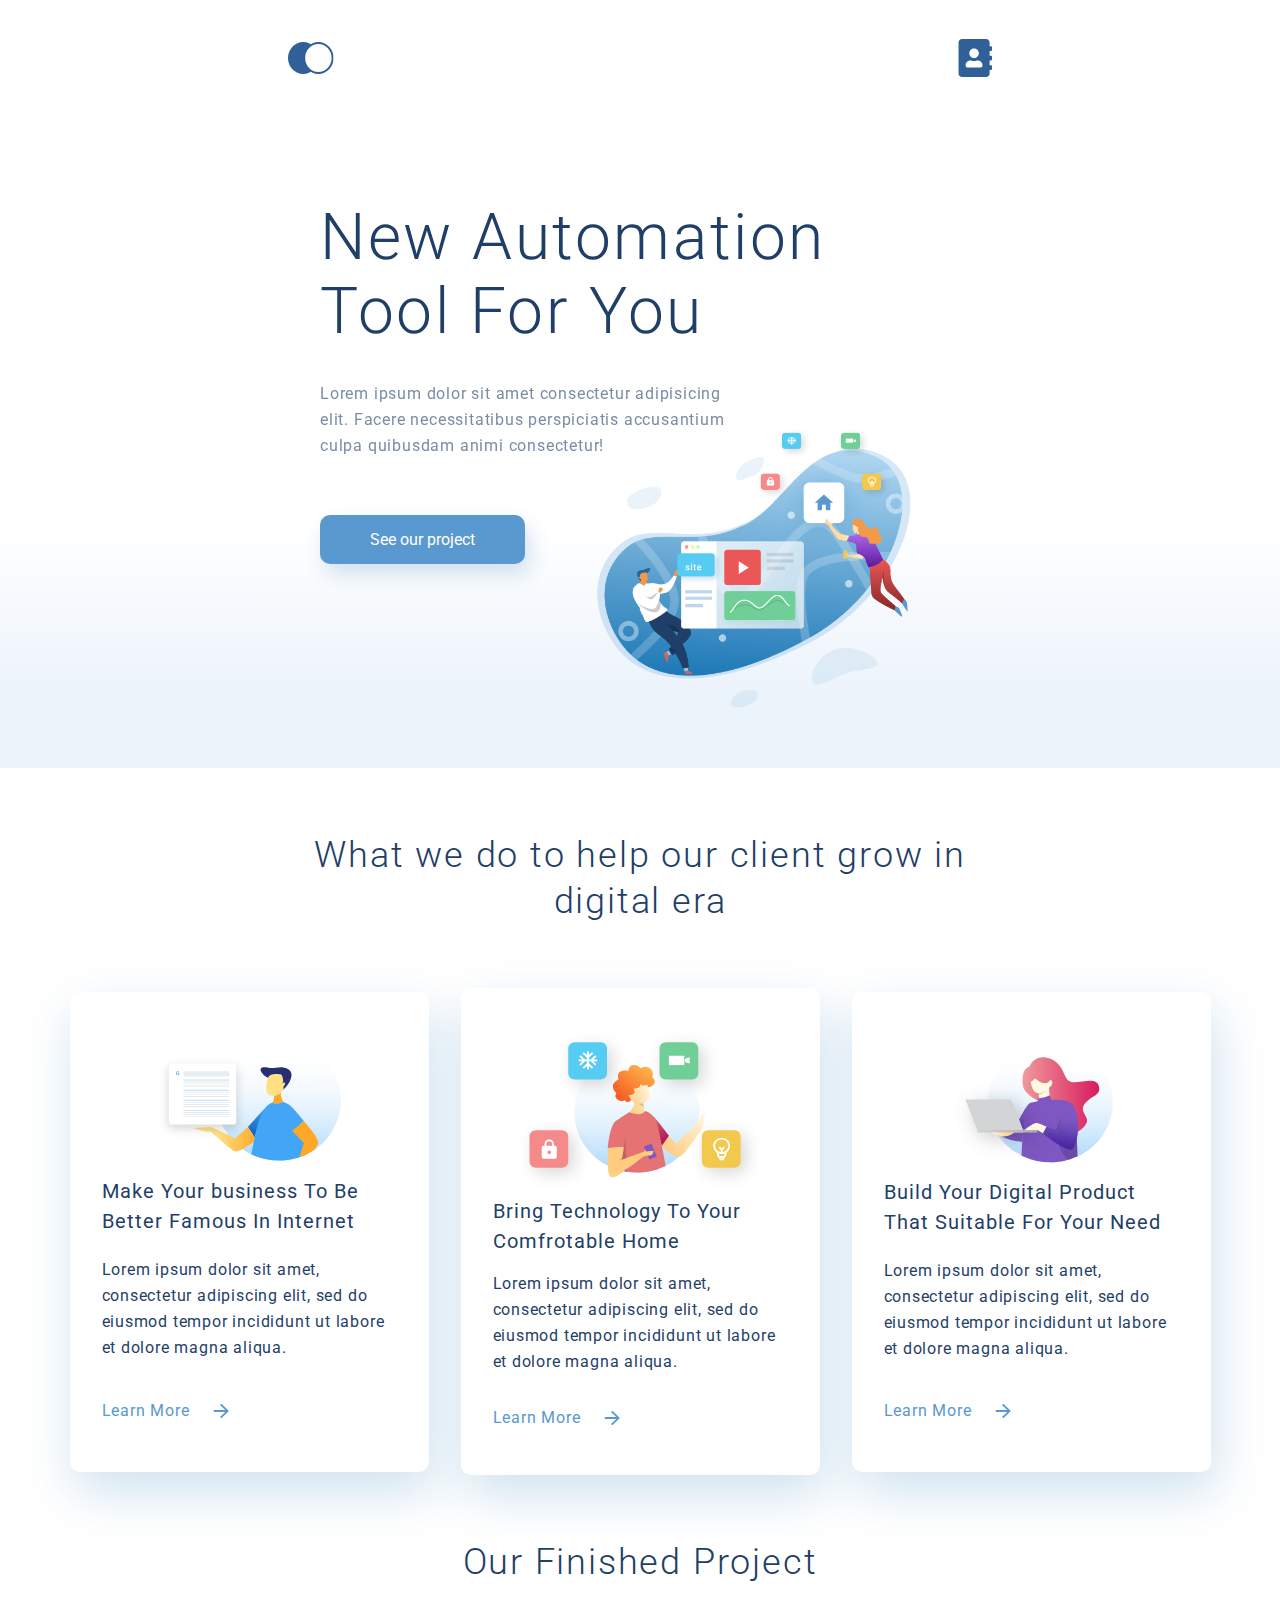
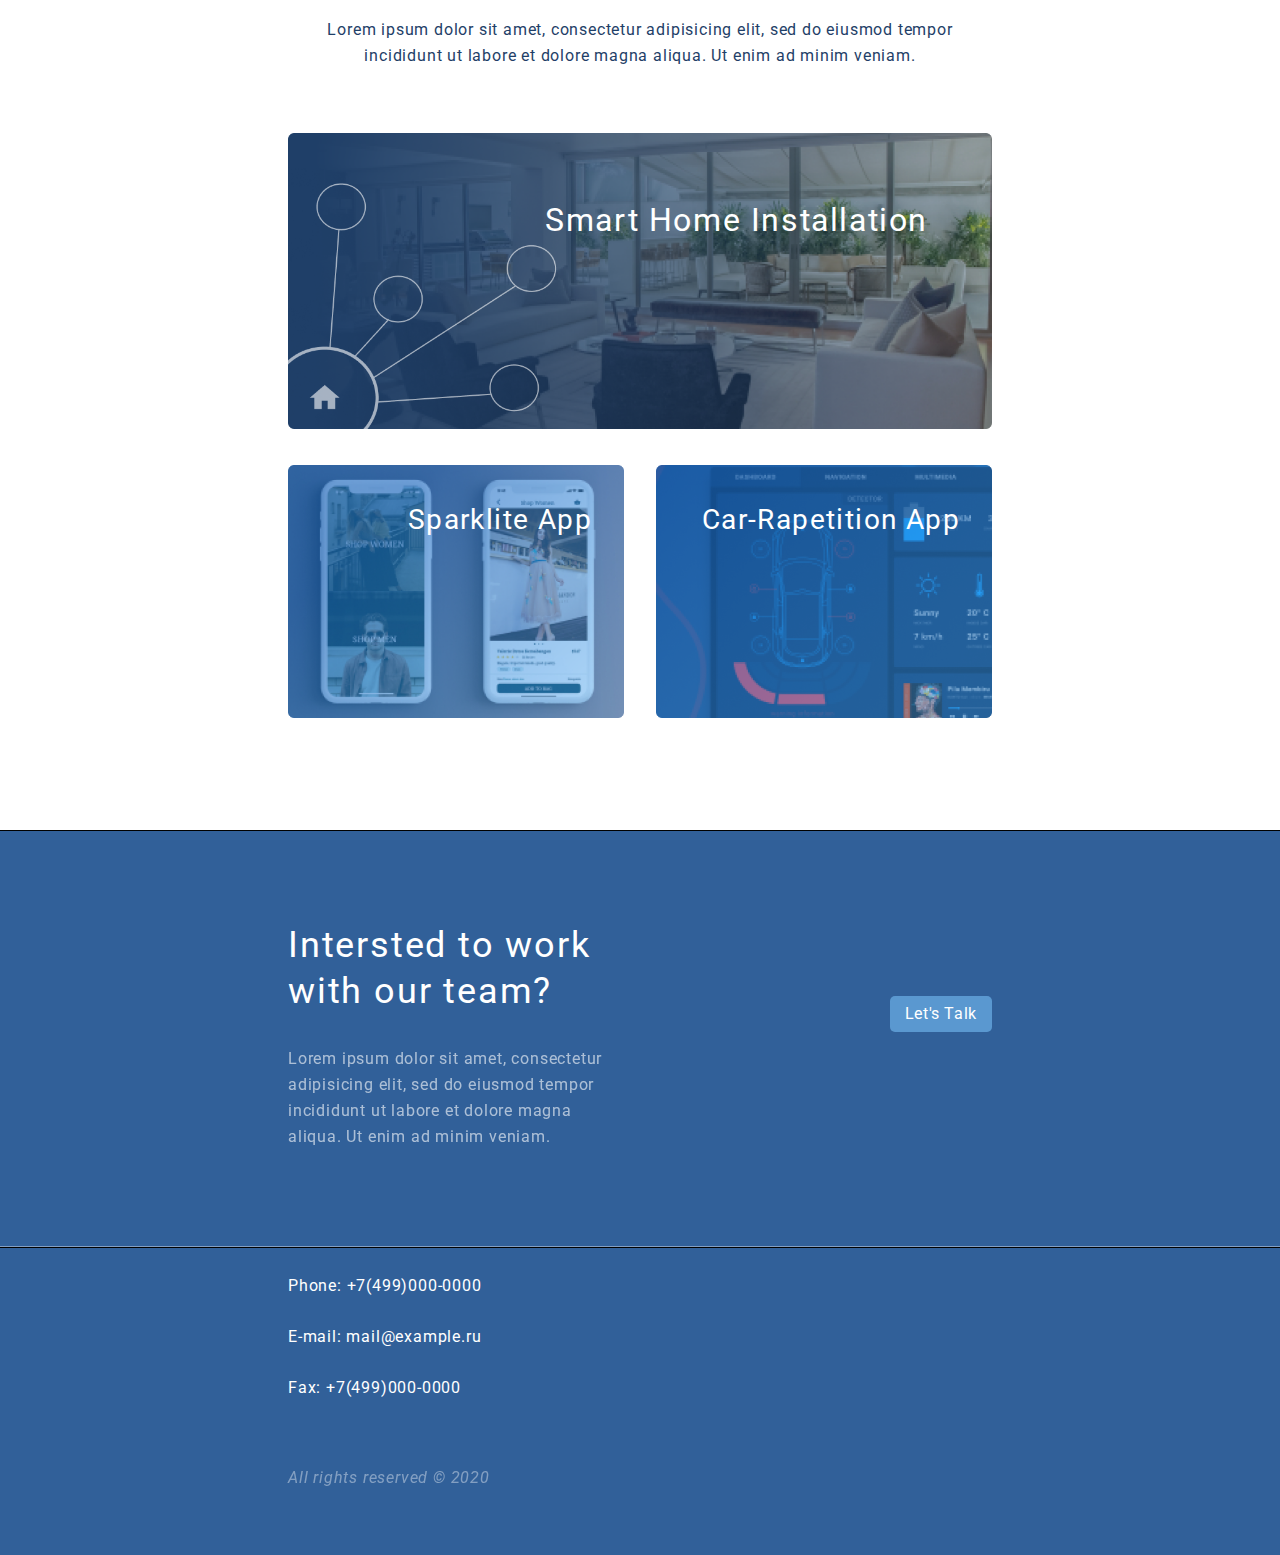
<file: index.html>
<!DOCTYPE html>
<html lang="en">
<head>
    <meta charset="UTF-8">
    <meta name="viewport" content="width=device-width, initial-scale=1.0">
    <link rel="preconnect" href="https://fonts.gstatic.com">
    <link href="https://fonts.googleapis.com/css2?family=Roboto:wght@300&display=swap" rel="stylesheet"> 
    <link rel="stylesheet" href="style/main.css">
    <title>Home page</title>
</head>
<body>
    <div class="center">
        <div class="top_background">
            <div class="topcase container">
                <div class="header">
                    <div class="mainpage">
                        <a href="index.html"><img src="img/logo.svg" alt="main page link"></a>
                    </div>
                    <div class="contacts">
                        <a href="contacts.html"><img src="img/Vector.svg" alt="Get back link"></a>
                    </div>
                </div>
                <div class="background">
                    <div class="centralblock container">
                        <div class="greetinfo">
                            <div class="index_h1">New&nbsp;Automation Tool For You</div>
                            <div class="article">
                                    Lorem ipsum dolor sit amet consectetur adipisicing elit.
                                    Facere necessitatibus perspiciatis accusantium culpa quibusdam
                                    animi consectetur!
                            </div>
                            <a href="#" class="index_button">See our project</a>
                        </div>
                    </div>
                </div>
            </div>
        </div>
        <div class="midcase">
            <div class="speech_and_lists container">
                <p>What we do to help our client grow in digital era</p>
            </div>
            <div class="projects">
                <div class="project1">
                    <div class="image1">
                        <img src="img/1.svg" alt="logo">
                    </div>
                    <div class="index_h2">
                        Make Your business To Be Better Famous In Internet
                    </div>
                    <div class="p_article">
                        Lorem ipsum dolor sit amet, consectetur adipiscing elit, sed do eiusmod tempor incididunt ut labore et dolore magna aliqua. 
                    </div>
                    <div class="linkbox">
                        <a class="link_adr" href="#">Learn More <img class="link_arrow" src="img/ic_arrow_forward_24px.svg" alt="link arrow"></a>
                    </div>
                </div>
                <div class="project2">
                    <div class="image2">
                        <img src="img/Group.svg" alt="logo part one">
                    </div>
                    <div class="index_h2">
                        Bring Technology To Your Comfrotable Home
                    </div>
                    <div class="p_article">
                        Lorem ipsum dolor sit amet, consectetur adipiscing elit, sed do eiusmod tempor incididunt ut labore et dolore magna aliqua. 
                    </div>
                    <div class="linkbox">
                        <a class="link_adr" href="#">Learn More <img class="link_arrow" src="img/ic_arrow_forward_24px.svg" alt="link arrow"></a>
                    </div>
                </div>
                <div class="project3">
                    <div class="image3">
                        <img src="img/2_20.svg" alt="logo">
                    </div>
                    <div class="index_h2">
                        Build Your Digital Product That Suitable For Your Need
                    </div>
                    <div class="p_article">
                        Lorem ipsum dolor sit amet, consectetur adipiscing elit, sed do eiusmod tempor incididunt ut labore et dolore magna aliqua. 
                    </div>
                    <div class="linkbox">
                        <a class="link_adr" href="#">Learn More <img class="link_arrow" src="img/ic_arrow_forward_24px.svg" alt="link arrow"></a>
                    </div>
                </div>
            </div>
            <div class="finished_projects container">
                <div class="speech_and_lists_2">
                    <p>Our Finished Project</p>
                </div>
                <div class="project_text">
                    <p>Lorem ipsum dolor sit amet,
                        consectetur adipisicing elit,
                        sed do eiusmod tempor incididunt
                        ut labore et dolore magna aliqua.
                        Ut enim ad minim veniam.</p>
                </div>
            </div>
            <div class="plates container">
                <a class="link_SHI" href="#1">
                    <div class="smarthome link_pic">
                        <div class="SHI">
                            Smart Home Installation
                        </div>
                    </div>
                </a>
                <div class="spark_n_car">
                    <a class="snc_link" href="#2">
                        <div class="spark link_pic">
                            <div class="snc_text">Sparklite App</div>
                        </div>
                    </a>
                    <a class="snc_link" href="#3">
                        <div class="car link_pic">
                            <div class="snc_text">Car-Rapetition App</div>
                        </div>
                    </a>
                </div>
            </div>
        </div>
        <div class="footer_background">
            <div class="footer">
                <div class="border">
                    <div class="footer_talk container">
                        <div class="contact_us">
                            <div class="text_c_us">
                                <div class="cont_us_h">
                                    Intersted to work with our team?
                                </div>
                                <div class="cont_us_text">
                                    Lorem ipsum dolor sit amet,
                                    consectetur adipisicing elit,
                                    sed do eiusmod tempor incididunt
                                    ut labore et dolore magna aliqua.
                                    Ut enim ad minim veniam.
                                </div>
                            </div>
                            <a class="link_footer" href="#4">
                                <div class="chat_button">
                                    <p>Let's Talk</p>
                                </div>
                            </a>
                        </div>
                    </div>
                </div>
            </div>
            <div class="footer footer_center">
                <div class="footer_contacts container">
                    <div class="footer_text">
                        <p class="footer_elem">Phone:  +7(499)000-0000</p>
                        <p class="footer_elem">E-mail: mail@example.ru</p>
                        <p class="footer_elem">Fax:    +7(499)000-0000</p>
                    </div>
                    <div class="rights">
                        <p>All rights reserved &copy; 2020 </p>
                    </div>
                </div>
            </div>
        </div>
    </div>
</body>
</html>
</file>
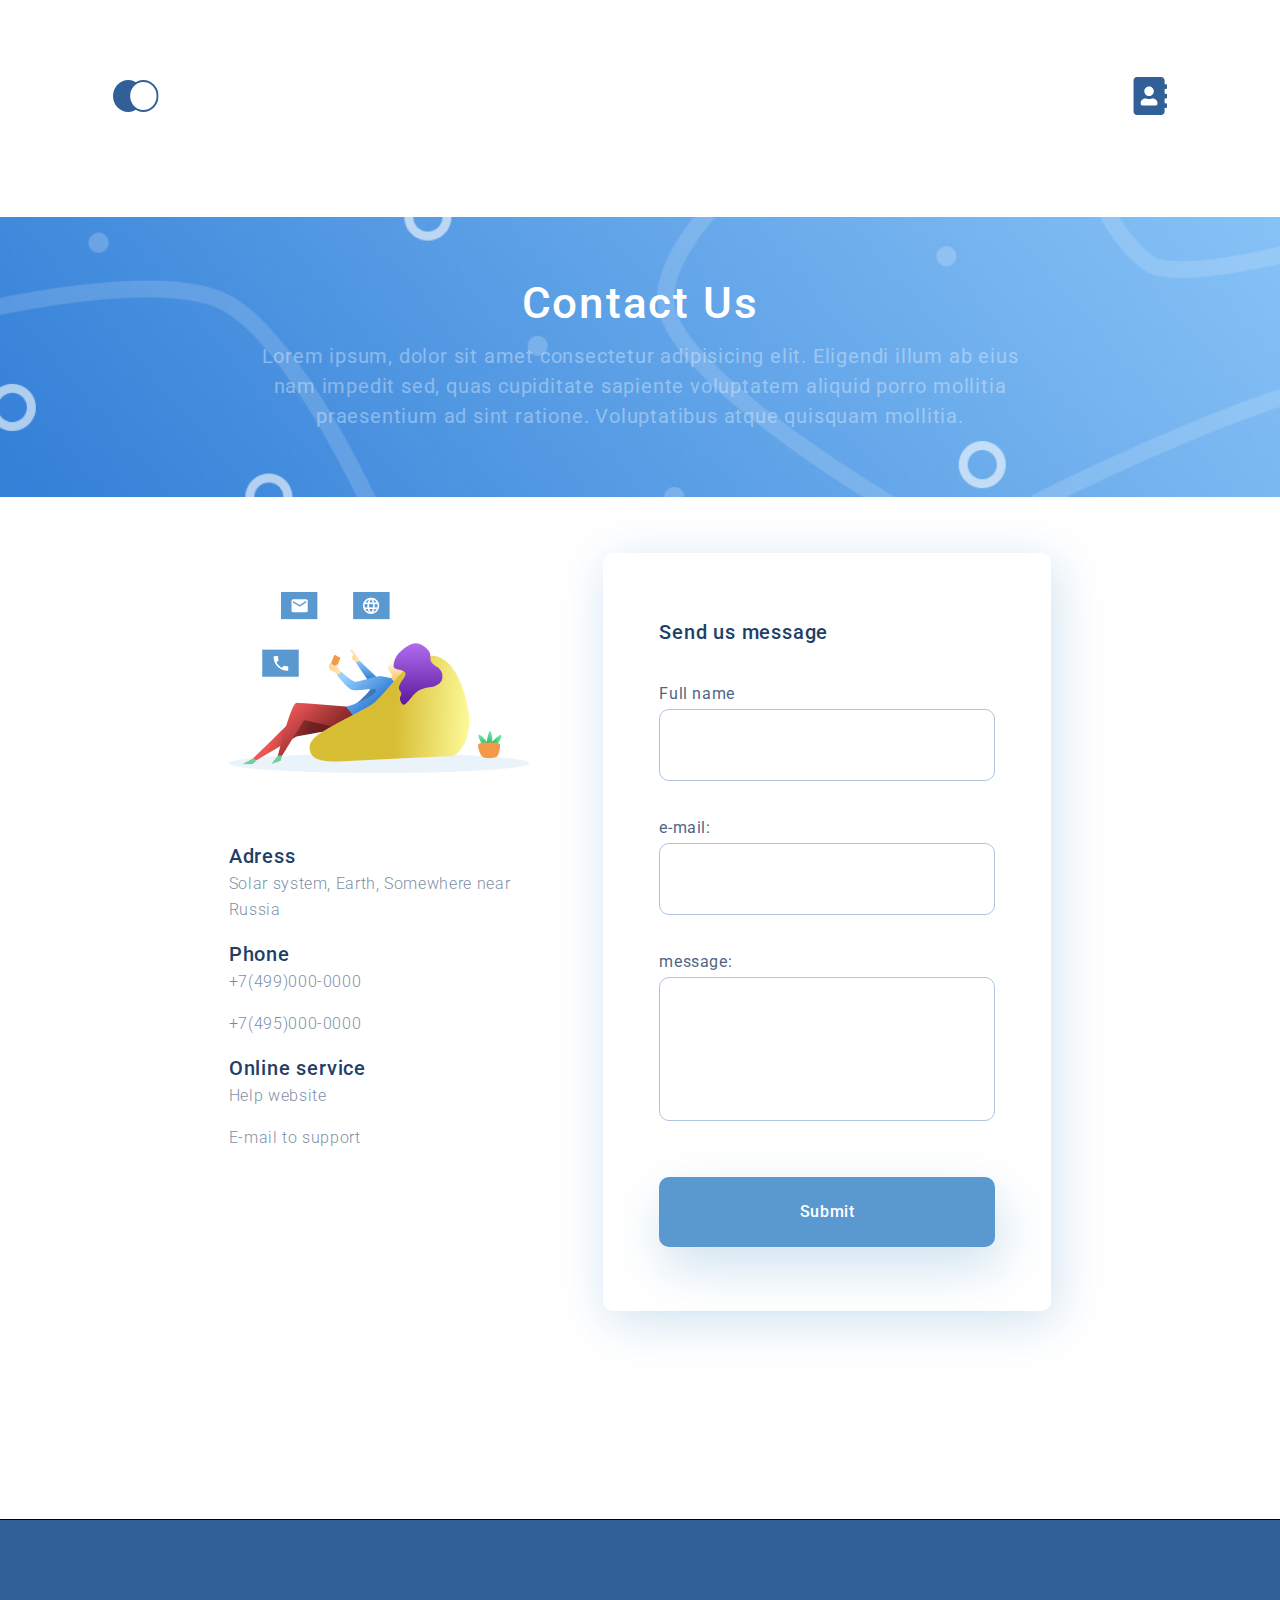
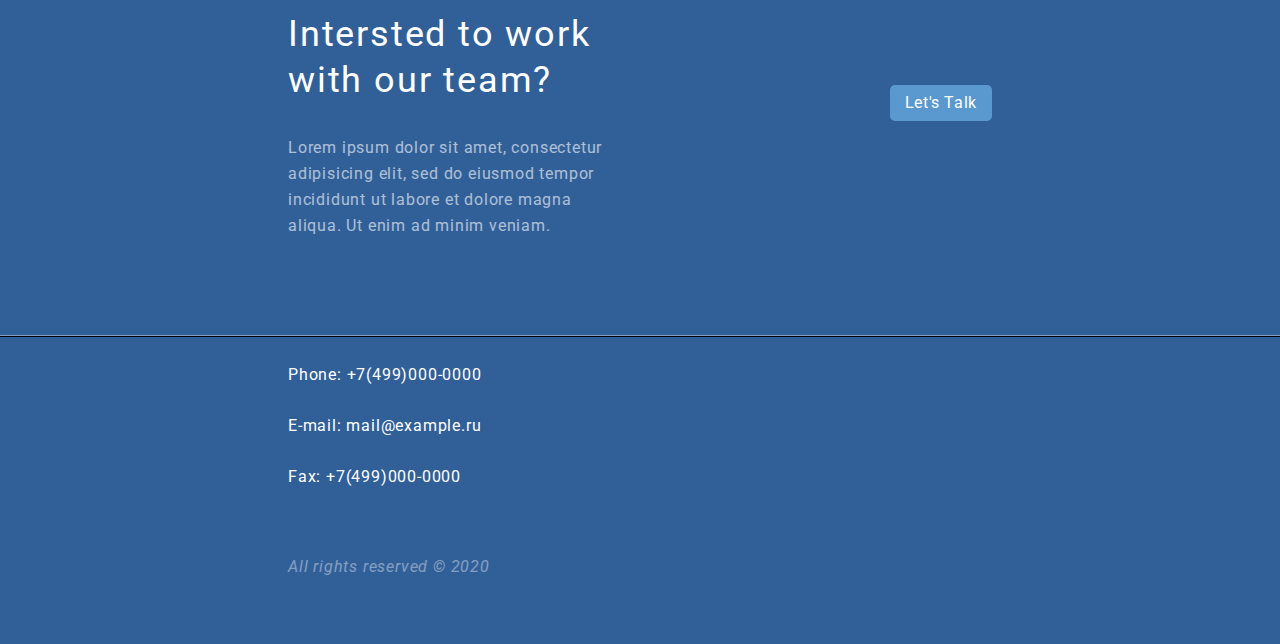
<file: contacts.html>
<!DOCTYPE html>
<html lang="en">
<head>
    <meta charset="UTF-8">
    <meta name="viewport" content="width=device-width, initial-scale=1.0">
    <link href="https://fonts.googleapis.com/css2?family=Roboto:wght@300&display=swap" rel="stylesheet"> 
    <link rel="stylesheet" href="style/main.css">
    <title>Document</title>
</head>
<body>
    <div class="center">
        <div class="topcase">
            <div class="header header_puddings">
                <div class="mainpage">
                    <a href="index.html"><img src="img/logo.svg" alt="main page link"></a>
                </div>
                <div class="contacts_header">
                    <a href="#"><img src="img/Vector.svg" alt="contacts link"></a>
                </div>
            </div>
            <div class="mainwords">
                <div class="mainwords_paddings">
                    <h1 class="mainwords_h1 text_style_h1">Contact Us</h1>
                    <p class = "mainwords_h1 p_text text_style">
                        Lorem ipsum, dolor sit amet consectetur adipisicing elit.
                        Eligendi illum ab eius nam impedit sed, quas cupiditate
                        sapiente voluptatem aliquid porro mollitia praesentium ad sint ratione.
                        Voluptatibus atque quisquam mollitia.
                    </p>
                </div>
            </div>
            <div class="main_padding">
                <div class="main_info">
                    <div class="message_box">
                        <div class="contacts">
                            <div class="logo">
                                <img src="img/Group.png" alt="logotype">
                            </div>
                            <div class="contacts_text">
                                <div class="adress">
                                    <h2 class="h2_contacts">Adress</h2>
                                    <p class = "opacity_text">Solar system, Earth, Somewhere near Russia</p>
                                </div>
                                <div class="phone">
                                    <h2 class="h2_contacts">Phone</h2>
                                    <ul>
                                        <li class="opacity_text">+7(499)000-0000</li>
                                        <li class="opacity_text">+7(495)000-0000</li>
                                    </ul>
                                </div>
                                <div class="online_services">
                                    <h2 class="h2_contacts">Online service</h2>
                                    <a class="opacity_text" href="http://www.google.com">Help website</a>
                                    <a class="opacity_text" href="mailto:mail@example.com">E-mail to support</a>
                                </div>
                            </div>
                        </div>
                        <div class="message_us">
                            <div class="subbox">
                                <div class="form_text_head">
                                    <h2 class="h2_contacts">Send us message</h2>
                                </div>
                            </div>
                            <div class="subbox">
                                <div class="form">
                                    <div class="form_text">
                                        Full name
                                    </div>
                                    <input type="text" class="data_input">
                                    <div class="form_text">
                                        e-mail:
                                    </div>
                                    <input type="email" class="data_input">
                                    <div class="form_text">
                                        message:
                                    </div>
                                    <input type="text" class="data_input data_input_mbox">
                                </div>
                            </div>
                            <div class="subbox">
                                <div class="contacts_button">
                                    <p>Submit</p>
                                </div>
                            </div>
                        </div>
                    </div>
                    <div class="yandex_map">
                        <script type="text/javascript" charset="utf-8" async src="https://api-maps.yandex.ru/services/constructor/1.0/js/?um=constructor%3A9b30b3b22eeff424735ff2ce2957bf5c7f79770a70070afcb08dfae36ffa4206&amp;height=400&amp;lang=ru_RU&amp;scroll=true"></script>
                    </div>
                </div>
            </div>
        </div>
        <div class="footer_background">
            <div class="footer">
                <div class="border">
                    <div class="footer_talk container">
                        <div class="contact_us">
                            <div class="text_c_us">
                                <div class="cont_us_h">
                                    Intersted to work with our team?
                                </div>
                                <div class="cont_us_text">
                                    Lorem ipsum dolor sit amet,
                                    consectetur adipisicing elit,
                                    sed do eiusmod tempor incididunt
                                    ut labore et dolore magna aliqua.
                                    Ut enim ad minim veniam.
                                </div>
                            </div>
                            <a class="link_footer" href="#4">
                                <div class="chat_button">
                                    <p>Let's Talk</p>
                                </div>
                            </a>
                        </div>
                    </div>
                </div>
            </div>
            <div class="footer footer_center">
                <div class="footer_contacts container">
                    <div class="footer_text">
                        <p class="footer_elem">Phone:  +7(499)000-0000</p>
                        <p class="footer_elem">E-mail: mail@example.ru</p>
                        <p class="footer_elem">Fax:    +7(499)000-0000</p>
                    </div>
                    <div class="rights">
                        <p>All rights reserved &copy; 2020 </p>
                    </div>
                </div>
            </div>
        </div>
    </div>
</body>
</html>
</file>
<file: style/main.css>
* {
    margin: 0;
    padding: 0;
    font-family: Roboto;
    color: #1F3F68;
}
.center{
    width: 100vw;
    display: flex;
    align-items: center;
    flex-direction: column;
}
.container{
    max-width: 1140px;
    display: flex;
    flex-direction: column;
    padding: 0 113px;
}
.main_padding {
    padding: 0 212px;
    width: 70vw;
    display: flex;
    align-self: center;
}
.main_info {
    width: inherit;
    display: flex;
    flex-direction: column;
    align-items: center;
}
.message_box {
    display: flex;
    flex-direction: row;
    align-self: center;
    justify-content: space-around;
    min-width: 70vw;
    margin: 56px 0 96px 0;
}
.contacts_text, .message_us {
    padding: 64px 0;
}
.contacts {
    display: flex;
    flex-direction: column;
    text-align: left;
}
.message_us {
    background: #FFFFFF ;
    box-shadow: 5px 10px 50px rgba(16, 112, 177, 0.2);
    border-radius: 10px;
    display: flex;
    flex-direction: column;
    width: 50%;
    max-width: 540px;
}
.subbox {
    padding: 0 56px;
}
.form {
    width: 100%;
}
.form_text {
    font-size: 16px;
    line-height: 30px;
    letter-spacing: 0.04em;
    color: #1F3F68;
    opacity: 0.8;
}
.form_text {
    margin-top: 32px;
}
.data_input, .data_input_mbox {
    border: 1px solid #356EAD;
    box-sizing: border-box;
    border-radius: 10px;
    opacity: 0.4;
}
.data_input {
    width: 100%;
    height: 72px;
}
.data_input_mbox {
    height: 144px;
}
.contacts_button {
    display: flex;
    background: #5A98D0;
    box-shadow: 5px 20px 50px rgba(16, 112, 177, 0.2);
    border-radius: 10px;
    width: 100%;
    height: 70px;
    justify-content: center;
    align-items: center;
    margin-top: 56px;
}
.contacts_button p{
    font-weight: 500;
    font-size: 16px;
    line-height: 26px;
    letter-spacing: 0.04em;
    color: #FFFFFF;
}
.contacts_text {
    font-weight: 300;
    font-size: 16px;
    line-height: 26px;
    letter-spacing: 0.04em;
}
.h2_contacts {
    font-weight: 500;
    font-size: 20px;
    line-height: 30px;
    letter-spacing: 0.04em;
}
.p_text, .opacity_text{
    display: block;
    opacity: 0.6;
    list-style-type: none;
    text-decoration: none;
    padding-bottom: 16px;
    box-sizing: border-box;
}
.adress, .phone, .online_services {
    max-width: 300px;
}
.yandex_map {
    justify-content: center;
    display: flex;
    width: 100%;
    height: auto;
    margin-bottom: 112px;
}
.top_background {
    background: linear-gradient(0deg, #EBF3FB 8.84%, rgba(152, 195, 232, 0) 31.12%);
    width: 100%;
    display: flex;
    justify-content: center;
}
.topcase{
    display: flex;
    flex-direction: column;
    min-height: 768px;
    flex-grow: 1;
    width: 100vw;
}
.header{
    display: flex;
    flex-direction: row;
    justify-content: space-between;
}
.header_puddings {
    padding: 38px 113px;
}
.mainwords {
    background-image: url(../img/contact_us_bcg.png);
    background-repeat: no-repeat;
    background-size: cover;
    min-height: 250px;
    margin-top: 55px;
    display: flex;
    flex-direction: column;
    justify-content: center;
}
.mainwords_paddings {
    padding: 50px 0;
    display: flex;
    flex-direction: column;
}
.text_style_h1 {
    font-weight: 500;
    font-size: 44px;
    line-height: 168%;
    text-align: center;
    letter-spacing: 0.04em;
    color: #FFFFFF;
}
.text_style {
    font-size: 20px;
    line-height: 150%;
    text-align: center;
    letter-spacing: 0.04em;
    color: rgba(255, 255, 255, 0.6);
}
.mainwords_h1 {
    align-self: center;
    max-width: 780px;
}
.mainpage, .contacts_header{
    display: flex;
    align-items: center;
    padding-top: 34px;
}
.contacts{
    padding-top: 39px;
}
.background{
    flex-grow: 1;
    background-image: url(../img/illustration.png);
    background-repeat: no-repeat;
    background-position: bottom 60px right 80px;
    background-size: 45%;
}
.greetinfo{
    align-items: center;
}
.index_h1{
    font-size: 64px;
    line-height: 116%;
    font-weight: 300;
    max-width: 510px;
    margin-top: 115px;
    margin-bottom: 32px;
    letter-spacing: 0.04em;
}
.article{
    font-size: 16px;
    line-height: 26px;
    max-width: 425px;
    letter-spacing: 0.05em;
    opacity: 0.6;
    margin-bottom: 71px;
}
.index_button{
    text-decoration: none;
    background: #5A98D0;
    box-shadow: 5px 10px 20px rgba(53, 110, 173, 0.2);
    border-radius: 10px;
    padding: 15px 50px;
    color: #ffffff;
}
.image{
    margin: 119px 0px 0px 82px;
}
.midcase{
    display: flex;
    flex-direction: column;
    align-items: center;
}
.projects{
    display: flex;
    flex-direction: row;
    justify-content: space-between;
    align-items: center;
}
.project1, .project2, .project3{
    display: flex;
    flex-direction: column;
    max-width: 359px;
    min-height: 480px;
    font-size: 16px;
    line-height: 26px;
    letter-spacing: 0.05em;
    background: #FFFFFF;
    box-shadow: 5px 20px 50px rgba(16, 112, 177, 0.2);
    border-radius: 10px;
    justify-content: space-around;
}
.project1, .project3 {
    height: 100%;
}
.project2 {
    margin: 0 32px;
}
.p_article{
    padding: 0 32px;
    max-width: 295px;
    margin-bottom: 30px;
}
.index_h2{
    font-size: 20px;
    line-height: 30px;
    letter-spacing: 0.05em;
    padding: 0 32px;
    margin-bottom: 15px;
    max-width: 295px;
}
.speech_and_lists{
    font-weight: 300;
    font-size: 36px;
    line-height: 46px;
    text-align: center;
    letter-spacing: 0.05em;
    margin: 64px 0;
}
.image2{
    background-image: url(../img/Group\ 15.svg);
    background-repeat: no-repeat;
    background-position: center;
}
.image1, .image2, .image3{
    align-self: center;
}
.image3{
    margin-top: 48px;
}
.image1, .image2{
    margin-top: 44px;
}
.linkbox{
    display: flex;
    flex-direction: row;
    color: #5A98D0;
    padding-left: 32px;
    padding-bottom: 44px;
}
.link_adr{
    text-decoration: none;
    color: #5A98D0;
    letter-spacing: 0.05em;
    display: flex;
    align-items: center;
}
.link_arrow{
    padding-left: 20px;
}
.finished_projects{
    align-items: center;
    justify-content: center;
}
.speech_and_lists_2{
    font-weight: 300;
    font-size: 36px;
    line-height: 46px;
    text-align: center;
    letter-spacing: 0.05em;
    color: #000000;
    margin-top: 64px;
    margin-bottom: 32px;
}
.project_text{
    max-width: 750px;
    font-size: 16px;
    line-height: 26px;
    text-align: center;
    letter-spacing: 0.05em;
    color: #222222;
    margin-bottom: 64px;
}
.smarthome{
    background-image: url(../img/Mask\ Group.png);
    display: flex;
    max-width: 100vw;
    height: 480px;
    justify-content: right;
    padding-bottom: 32px;
    padding-left: 0px;
}
.link_pic {
    background-size: 100%;
    background-repeat: no-repeat;
}
.plates {
    width: 100vw;
}
.link_SHI{
    text-decoration: none;
}
.SHI{
    padding-top: 64px;
    padding-right: 64px;
    display: flex;
    justify-content: right;
    font-size: 32px;
    line-height: 46px;
    text-align: right;
    letter-spacing: 0.05em;
    color: #FFFFFF;
}
.spark_n_car{
    display: flex;
    flex-direction: row;
    justify-content: space-between;
    max-width: 100vw;
    margin-bottom: 112px;
    flex-grow: 1;
}
.car, .spark {
    display: flex;
    justify-content: right;
}
.spark{
    background-image: url(../img/spark.png);
    max-width: 554px;
    height: 417px;
    margin-right: 16px;
}
.car{
    background-image: url(../img/car.png);
    max-width: 554px;
    height: 417px;
    margin-left: 16px;
}
.snc_link{
    text-decoration: none;
    width: 50%;
}
.snc_text{
    display: flex;
    padding: 32px 32px;
    font-size: 28px;
    line-height: 46px;
    letter-spacing: 0.05em;
    color: #FFFFFF;
}
.footer_background {
    background: #316099;
    width: 100vw;
}
.footer_contacts{
    display: flex;
    flex-direction: column;
}
.text_c_us{
    display: flex;
    flex-direction: column;
}
.footer_text{
    display: flex;
    flex-direction: row;
    justify-content: space-between;
    box-sizing: border-box;
    flex-grow: 1;
}
.footer_elem {
    font-size: 16px;
    line-height: 26px;
    letter-spacing: 0.05em;
    color: #FFFFFF;
    opacity: 1;
}
.footer{
    border-top: 1px solid black;
    display: flex;
    flex-direction: column;
    align-items: center;
}
.footer_center {
    display: flex;
    align-self: center;
}
.footer_talk{
    width: 1140px;
    display: flex;
}
.contact_us{
    display: flex;
    flex-direction: row;
    flex-wrap: wrap;
    justify-content: space-between;
    width: 100%;
}
.text_c_us{
    flex-direction: column;
}
.cont_us_h{
    padding-top: 91px;
    max-width: 340px;
    font-size: 36px;
    line-height: 46px;
    letter-spacing: 0.05em;
    color: #FFFFFF;
}
.cont_us_text{
    padding-top: 32px;
    max-width: 495px;
    font-size: 16px;
    line-height: 26px;
    letter-spacing: 0.05em;
    color: #FFFFFF;
    opacity: 0.6;
    padding-bottom: 96px;
}
.chat_button{
    display: flex;
    text-decoration: none;
    background: #5A98D0;
    margin-top: 165px;
    text-decoration: none;
    align-items: center;
    padding: 15px 80px;
    border-radius: 5px;
}
.chat_button p{
    font-size: 16px;
    line-height: 26px;
    text-align: center;
    letter-spacing: 0.04em;
    color: #FFFFFF;
}
.link_footer{
    text-decoration: none;
}
.footer_contacts{
    padding-top: 64px;
    width: 1140px;
}
.border{
    border-bottom: 1px solid rgba(255, 255, 255, 0.4);
    width: 100%;
    display: flex;
    justify-content: center;
}
.rights p{
    display: flex;
    align-items: flex-end;
    font-style: italic;
    padding: 64px 0px;
    font-size: 16px;
    line-height: 26px;
    letter-spacing: 0.05em;
    color: #FFFFFF;
    opacity: 0.4;
}
@media (min-width: 1141px) and (max-width: 1366px) {
    .container{
        padding: 0 32px;
        max-width: 704px;
    }
    .smarthome {
        height: 300px;
    }
    .spark, .car {
        max-width: 336px;
        max-height: 253px;
    }
    .text_c_us {
        max-width: 336px;
    }
    .chat_button {
        padding: 5px 15px;
    }
    .contact_us {
        flex-grow: 1;
    }
    .footer_contacts {
        padding: 0 125px;
    }
    .footer_text {
        flex-direction: column;
    }
    .footer_elem {
        margin-top: 25px;
    }
}
@media (min-width: 769px) and (max-width: 1140px){
    .container{
        padding: 0 32px;
        max-width: 704px;
    }
    .header_puddings {
        padding: 10px 32px;
    }
    .projects{
        flex-direction: column;
        justify-content: center;
    }
    .project1, .project2, .project3{
        margin-top: 32px;
    }
    .speech_and_lists_2 {
        margin-top: 127px;
    }
    .project_text{
        max-width: 520px;
    }
    .smarthome {
        height: 300px;
    }
    .spark, .car {
        max-width: 336px;
        max-height: 253px;
    }
    .text_c_us {
        max-width: 336px;
    }
    .chat_button {
        padding: 5px 15px;
        border-radius: 2px;
    }
    .contact_us {
        flex-grow: 1;
    }
    .footer_contacts {
        padding: 0 125px;
    }
    .footer_text {
        flex-direction: column;
    }
    .footer_elem {
        margin-top: 25px;
    }
    .main_padding {
        padding: 0 112px;
    }
    .message_box {
        flex-direction: column;
        align-items: center;
    }
    .contacts, .message_us {
        min-width: inherit;
    }
    .contacts {
        align-items: center;
    }
}
@media (max-width: 768px) {
    .topcase {
        min-height: 768px;
    }
    .container {
        padding: 0 15px;
        max-width: 100vw;
    }
    .header {
        padding: 16px;
    }
    .header_puddings {
        padding: 10px 16px;
    }
    .mainpage, .contacts_header {
        padding-top: 0px;
    }
    .background {
        background-image: none;
    }
    .greetinfo {
        display: flex;
        flex-direction: column;
        text-align: center;
    }
    .index_h1 {
        font-size: 32px;
        line-height: 37px;
    }
    .article {
        font-size: 16px;
        line-height: 26px;
    }
    .speech_and_lists {
        font-size: 24px;
        line-height: 28px;
        color: black;
    }
    .projects{
        flex-direction: column;
        justify-content: center;
    }
    .project1, .project2, .project3{
        margin-top: 32px;
    }
    .project2 {
        margin: 32px 0 0 0;
    }
    .plates {
        flex-direction: column;
        max-width: 90vw;
    }
    .SHI, .snc_text {
        font-size: 16px;
        line-height: 19px;
        text-align: right;
        padding: 16px 16px 0 0;
    } 
    .spark_n_car {
        flex-direction: column;
    }
    .snc_link {
        width: 90vw;
    }
    .smarthome {
        width: 90vw;
        height: 40vw;
        padding-bottom: 0;
    }
    .car, .spark {
        margin: 0;
        max-width: 90vw;
        height: 70vw;
    }
    .contact_us {
        flex-direction: column;
        align-items: center;
        text-align: center;
    }
    .cont_us_h {
        font-size: 24px;
        line-height: 28px;
        align-self: center;
    }
    .cont_us_text {
        padding-bottom: 40px;
    }
    .chat_button {
        margin: 65px 0;
        padding: 5 10px;
        border-radius: 5px;
    }
    .footer_contacts {
        width: auto;
    }
    .footer_text {
        flex-direction: column;
        padding: 32px 0 0 0;
    }
    .footer_elem {
        line-height: 19px;
        padding-bottom: 18px;
    }
    .footer {
        align-items: normal;
    }
    .rights {
        align-self: center;
    }
    .rights p {
        padding: 32px 0;
    }
    .mainwords {
        margin-top: 30px;
    }
    .main_padding {
        padding: 0 112px;
        width: 100vw;
    }
    .message_box {
        flex-direction: column;
        align-items: center;
        width: inherit;
        margin: 46px 0 32px 0;
    }
    .message_us {
        padding: 32px 0;
    }
    .contacts, .message_us {
        min-width: inherit;
        width: 90%;
    }
    .contacts {
        align-items: center;
    }
    .contacts_text {
        padding: 32px 0;
    }
    .form_text {
        margin-top: 21px;
    }
    .yandex_map {
        margin-bottom: 32px;
    }
}
</file>
